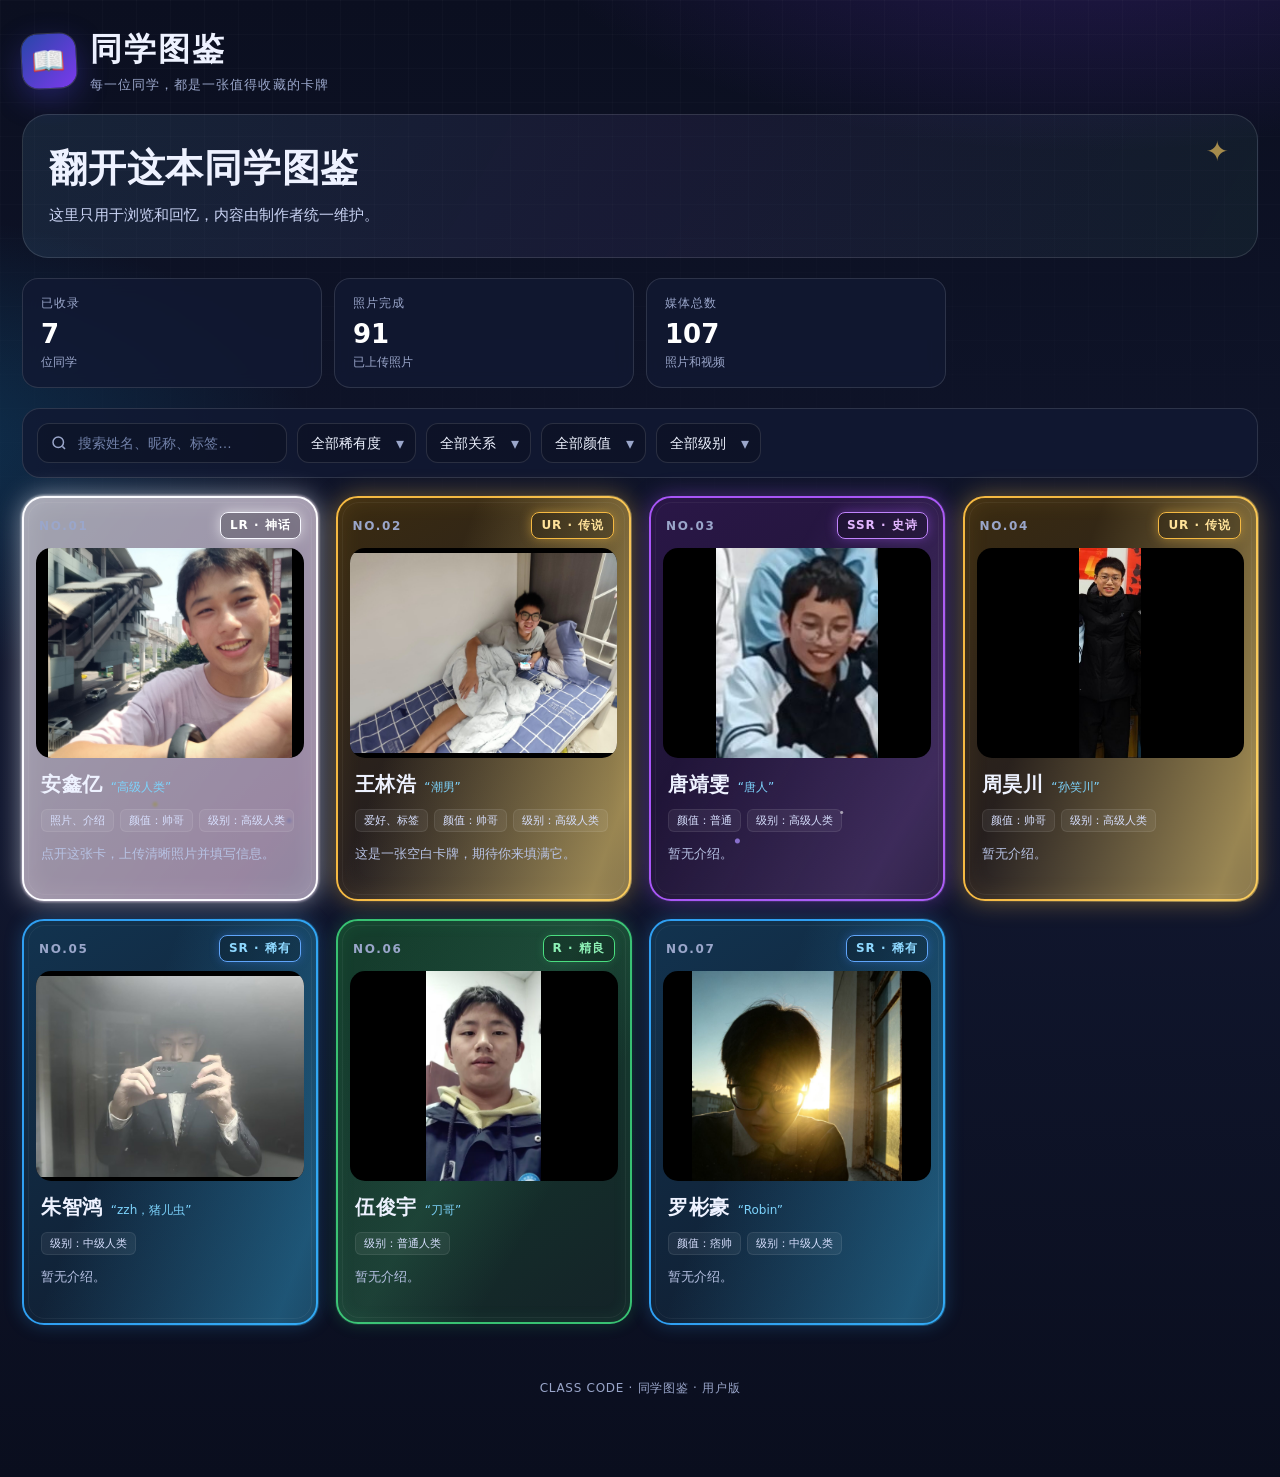
<file: index.html>
<!doctype html><html lang="zh-CN"><head><meta charset="utf-8"><meta name="viewport" content="width=device-width,initial-scale=1"><meta name="robots" content="index,follow"><title>同学图鉴 · 用户版</title><meta name="description" content="同学图鉴：记录青春记忆的公开图鉴"><link rel="stylesheet" href="styles.css"><script>window.__DATA__={"version": 3, "settings": {"title": "同学图鉴", "subtitle": "每一位同学，都是一张值得收藏的卡牌", "heroTitle": "翻开这本同学图鉴", "heroDesc": "每一位同学，都是一张值得收藏的卡牌。点击卡牌查看详细档案，点击照片可以放大。", "footer": "CLASS CODE · 同学图鉴 · 记录我们的青春故事", "labels": {"statCollected": "已收录", "statPhoto": "照片完成", "statProgress": "平均进度", "statDone": "已完成卡牌", "search": "搜索姓名、昵称、标签…", "add": "添加同学", "bulk": "批量建卡", "exportFinal": "导出成品", "relation": "关系", "status": "状态", "photo": "同学照片", "tags": "标签", "bio": "一句话介绍", "remark": "备注 / 悄悄话", "progress": "资料进度"}}, "relations": ["同班同学", "同桌", "宿舍同学", "社团伙伴", "朋友", "其他"], "statuses": ["待完善", "编辑中", "已完成", "可公开", "保密"], "customFields": [{"id": "field-relation", "name": "关系", "kind": "custom", "options": ["朋友", "普通同学"]}, {"id": "cf-look", "name": "颜值", "kind": "custom", "options": ["帅哥", "普通", "痞帅"]}, {"id": "cf-advanced", "name": "级别", "kind": "custom", "options": ["高级人类", "中级人类", "普通人类", "低级人类", "中人类"]}], "classmates": [{"id": "demo-01", "name": "安鑫亿", "nickname": "高级人类", "relation": "", "status": "", "rarity": "LR", "tags": "照片、介绍", "bio": "点开这张卡，上传清晰照片并填写信息。", "remark": "这张卡只是示例，可以编辑或删除。", "photos": [{"id": "268cfdb3-c8e5-49cd-981b-b2cc77ce56e7", "name": "1787584304128.jpg", "type": "image/jpeg", "size": 135025, "dataUrl": "", "cover": false, "kind": "photo", "trimStart": 0, "trimEnd": 0, "duration": 0, "url": "media/0001_1787584304128.jpg"}, {"id": "8bdc0041-bdd1-4fcc-bd37-8ddd197e56db", "name": "1787583331534.jpg", "type": "image/jpeg", "size": 181572, "dataUrl": "", "cover": false, "kind": "photo", "trimStart": 0, "trimEnd": 0, "duration": 0, "url": "media/0038_1787583331534.jpg"}, {"id": "5e244ccc-56ba-4e71-8e98-54b8e9b4c578", "name": "1787583331560.jpg", "type": "image/jpeg", "size": 115313, "dataUrl": "", "cover": false, "kind": "photo", "trimStart": 0, "trimEnd": 0, "duration": 0, "url": "media/0025_1787583331560.jpg"}, {"id": "402c61d8-52a3-4543-a82b-bfaa5c4401d6", "name": "1787585248522.jpg", "type": "image/jpeg", "size": 7034, "dataUrl": "", "cover": false, "kind": "photo", "trimStart": 0, "trimEnd": 0, "duration": 0, "url": "media/0002_1787585248522.jpg"}, {"id": "f3edd582-9013-460a-a4e2-cd6ab7b65109", "name": "1787584177985.jpg", "type": "image/jpeg", "size": 130692, "dataUrl": "", "cover": false, "kind": "photo", "trimStart": 0, "trimEnd": 0, "duration": 0, "url": "media/0026_1787584177985.jpg"}, {"id": "03d878ac-a344-4755-ba8e-eab3fc9e663f", "name": "1787584304334.jpg", "type": "image/jpeg", "size": 33307, "dataUrl": "", "cover": false, "kind": "photo", "trimStart": 0, "trimEnd": 0, "duration": 0, "url": "media/0027_1787584304334.jpg"}, {"id": "a11835a3-bb32-492f-8251-8b8e9ff70ac7", "name": "1787584304354.jpg", "type": "image/jpeg", "size": 112622, "dataUrl": "", "cover": false, "kind": "photo", "trimStart": 0, "trimEnd": 0, "duration": 0, "url": "media/0028_1787584304354.jpg"}, {"id": "7d70e8b6-6080-47eb-a4b8-876301f3ef83", "name": "1787584304363.jpg", "type": "image/jpeg", "size": 148379, "dataUrl": "", "cover": false, "kind": "photo", "trimStart": 0, "trimEnd": 0, "duration": 0, "url": "media/0029_1787584304363.jpg"}, {"id": "9fd2d22f-7845-4db7-a3f9-43315a00bc4b", "name": "1787584304373.jpg", "type": "image/jpeg", "size": 133376, "dataUrl": "", "cover": false, "kind": "photo", "trimStart": 0, "trimEnd": 0, "duration": 0, "url": "media/0030_1787584304373.jpg"}, {"id": "88574451-6502-4e7d-9680-13ccd54563a5", "name": "1787584304128.jpg", "type": "image/jpeg", "size": 151025, "dataUrl": "", "cover": false, "kind": "photo", "trimStart": 0, "trimEnd": 0, "duration": 0, "url": "media/0031_1787584304128.jpg"}, {"id": "030381c2-9938-4899-921d-5eaf4af4fb49", "name": "1787584304172.jpg", "type": "image/jpeg", "size": 161924, "dataUrl": "", "cover": true, "kind": "photo", "trimStart": 0, "trimEnd": 0, "duration": 0, "url": "media/0032_1787584304172.jpg"}, {"id": "e595117d-89a1-4acf-afa4-c3cf09cd3939", "name": "1787584304184.jpg", "type": "image/jpeg", "size": 216853, "dataUrl": "", "cover": false, "kind": "photo", "trimStart": 0, "trimEnd": 0, "duration": 0, "url": "media/0033_1787584304184.jpg"}, {"id": "758c4de1-b100-469c-a0fc-6c2c5ec0068d", "name": "VID_20260811_112903.mp4", "type": "video/mp4", "size": 1150174, "dataUrl": "", "cover": false, "kind": "video", "trimStart": 0, "trimEnd": 18.517333, "duration": 18.517333, "url": "media/0034_VID_20260811_112903.mp4"}, {"id": "bed94a7f-889f-46fd-93ad-6ec55bd7419b", "name": "VID_20260811_112938.mp4", "type": "video/mp4", "size": 2767125, "dataUrl": "", "cover": false, "kind": "video", "trimStart": 0, "trimEnd": 10.8891, "duration": 10.8891, "url": "media/0035_VID_20260811_112938.mp4"}, {"id": "49034270-f44f-4b64-96a3-6aca5b80532f", "name": "VID_20260811_110457.mp4", "type": "video/mp4", "size": 1283868, "dataUrl": "", "cover": false, "kind": "video", "trimStart": 0, "trimEnd": 5.589333, "duration": 5.589333, "url": "media/0036_VID_20260811_110457.mp4"}, {"id": "52eab634-ff62-4bf5-b5c0-e6c7658075c6", "name": "VID_20260811_104843.mp4", "type": "video/mp4", "size": 852857, "dataUrl": "", "cover": false, "kind": "video", "trimStart": 0, "trimEnd": 8.021333, "duration": 8.021333, "url": "media/0037_VID_20260811_104843.mp4"}, {"id": "3c763c4f-13bb-4937-abfe-19add6b460f7", "name": "1787584304466.jpg", "type": "image/jpeg", "size": 42647, "dataUrl": "", "cover": false, "kind": "photo", "trimStart": 0, "trimEnd": 0, "duration": 0, "url": "media/0039_1787584304466.jpg"}, {"id": "486d96a3-af72-4f42-b72d-ef9e21049afb", "name": "1787584304414.jpg", "type": "image/jpeg", "size": 169729, "dataUrl": "", "cover": false, "kind": "photo", "trimStart": 0, "trimEnd": 0, "duration": 0, "url": "media/0045_1787584304414.jpg"}, {"id": "7a9accce-9911-4494-90d0-723277d99dde", "name": "1787584304031.jpg", "type": "image/jpeg", "size": 28097, "dataUrl": "", "cover": false, "kind": "photo", "trimStart": 0, "trimEnd": 0, "duration": 0, "url": "media/0052_1787584304031.jpg"}], "customValues": {"field-relation": "朋友", "cf-look": "帅哥", "cf-advanced": "高级人类"}, "createdAt": 1787578662721}, {"id": "demo-02", "name": "王林浩", "nickname": "潮男", "relation": "", "status": "", "rarity": "UR", "tags": "爱好、标签", "bio": "这是一张空白卡牌，期待你来填满它。", "remark": "", "photos": [{"id": "0932e63b-3d89-4507-9882-aa766b5b1769", "name": "1787583331722.jpg", "type": "image/jpeg", "size": 123472, "dataUrl": "", "cover": true, "kind": "photo", "trimStart": 0, "trimEnd": 0, "duration": 0, "url": "media/0003_1787583331722.jpg"}, {"id": "29b3d60a-de7d-45af-b246-0c99ea27a33e", "name": "1787583331641.jpg", "type": "image/jpeg", "size": 213094, "dataUrl": "", "cover": false, "kind": "photo", "trimStart": 0, "trimEnd": 0, "duration": 0, "url": "media/0004_1787583331641.jpg"}, {"id": "cce8b6df-15f0-4fbd-bb59-fd259554ff2f", "name": "1787583331691.jpg", "type": "image/jpeg", "size": 231130, "dataUrl": "", "cover": false, "kind": "photo", "trimStart": 0, "trimEnd": 0, "duration": 0, "url": "media/0005_1787583331691.jpg"}, {"id": "c6f4b95b-5f8c-4685-9b1d-bc4cbebd6ece", "name": "1787584177631.jpg", "type": "image/jpeg", "size": 21950, "dataUrl": "", "cover": false, "kind": "photo", "trimStart": 0, "trimEnd": 0, "duration": 0, "url": "media/0006_1787584177631.jpg"}, {"id": "8c95b5d5-3acd-4047-8727-a6334dd9b8db", "name": "1787584177941.jpg", "type": "image/jpeg", "size": 56213, "dataUrl": "", "cover": false, "kind": "photo", "trimStart": 0, "trimEnd": 0, "duration": 0, "url": "media/0007_1787584177941.jpg"}, {"id": "9e84a3aa-6d81-41ee-8bf3-271afae03402", "name": "1787584177833.jpg", "type": "image/jpeg", "size": 186457, "dataUrl": "", "cover": false, "kind": "photo", "trimStart": 0, "trimEnd": 0, "duration": 0, "url": "media/0008_1787584177833.jpg"}, {"id": "0eea00c3-b720-41de-932e-653bbfd2e5f5", "name": "1787584177820.jpg", "type": "image/jpeg", "size": 174745, "dataUrl": "", "cover": false, "kind": "photo", "trimStart": 0, "trimEnd": 0, "duration": 0, "url": "media/0009_1787584177820.jpg"}, {"id": "d0826361-c038-40cd-921c-f3e90dfaa73d", "name": "1787584177885.jpg", "type": "image/jpeg", "size": 190840, "dataUrl": "", "cover": false, "kind": "photo", "trimStart": 0, "trimEnd": 0, "duration": 0, "url": "media/0010_1787584177885.jpg"}, {"id": "bf19b0d3-f9ab-4999-b9da-696b5e9ff369", "name": "1787584177871.jpg", "type": "image/jpeg", "size": 178065, "dataUrl": "", "cover": false, "kind": "photo", "trimStart": 0, "trimEnd": 0, "duration": 0, "url": "media/0011_1787584177871.jpg"}, {"id": "f063bc22-c2cc-4835-a312-b10d34c6fa29", "name": "1787584177909.jpg", "type": "image/jpeg", "size": 149389, "dataUrl": "", "cover": false, "kind": "photo", "trimStart": 0, "trimEnd": 0, "duration": 0, "url": "media/0012_1787584177909.jpg"}, {"id": "f103a304-6a59-4a69-9109-2b0660d48840", "name": "1787584177969.jpg", "type": "image/jpeg", "size": 210127, "dataUrl": "", "cover": false, "kind": "photo", "trimStart": 0, "trimEnd": 0, "duration": 0, "url": "media/0013_1787584177969.jpg"}, {"id": "ea33ef00-62e5-410d-a74d-c9c6582760c8", "name": "1787584177949.jpg", "type": "image/jpeg", "size": 70923, "dataUrl": "", "cover": false, "kind": "photo", "trimStart": 0, "trimEnd": 0, "duration": 0, "url": "media/0014_1787584177949.jpg"}, {"id": "7a48d9af-ad06-468d-9b7f-473bf7c0419b", "name": "1787584177977.jpg", "type": "image/jpeg", "size": 187709, "dataUrl": "", "cover": false, "kind": "photo", "trimStart": 0, "trimEnd": 0, "duration": 0, "url": "media/0015_1787584177977.jpg"}, {"id": "15298c97-b5a6-4d40-b70a-0dd62d801406", "name": "mmexport1771248166888.mp4", "type": "video/mp4", "size": 767912, "dataUrl": "", "cover": false, "kind": "video", "trimStart": 0, "trimEnd": 5.077646, "duration": 5.077646, "url": "media/0016_mmexport1771248166888.mp4"}, {"id": "e567ba13-217e-4bc2-bfc8-423906e6d333", "name": "1787584304447.jpg", "type": "image/jpeg", "size": 16775, "dataUrl": "", "cover": false, "kind": "photo", "trimStart": 0, "trimEnd": 0, "duration": 0, "url": "media/0017_1787584304447.jpg"}, {"id": "96ae2d49-e41d-4935-9bfa-f46b48711654", "name": "1787584304798.jpg", "type": "image/jpeg", "size": 163367, "dataUrl": "", "cover": false, "kind": "photo", "trimStart": 0, "trimEnd": 0, "duration": 0, "url": "media/0018_1787584304798.jpg"}, {"id": "13035085-a2f1-44c4-918e-b419f103d7d6", "name": "Video_1777707517475_120.mp4", "type": "video/mp4", "size": 2973387, "dataUrl": "", "cover": false, "kind": "video", "trimStart": 0, "trimEnd": 7.870667, "duration": 7.870667, "url": "media/0019_Video_1777707517475_120.mp4"}, {"id": "90127dbc-f07a-4e2e-9a1c-fadfca063cbe", "name": "1787584876814.jpg", "type": "image/jpeg", "size": 8902, "dataUrl": "", "cover": false, "kind": "photo", "trimStart": 0, "trimEnd": 0, "duration": 0, "url": "media/0020_1787584876814.jpg"}, {"id": "5f38b9d5-077e-4d7c-946a-445bdbb4b451", "name": "1787583331534.jpg", "type": "image/jpeg", "size": 181572, "dataUrl": "", "cover": false, "kind": "photo", "trimStart": 0, "trimEnd": 0, "duration": 0, "url": "media/0040_1787583331534.jpg"}, {"id": "9e0a4b9b-fa36-42b2-8eb7-4238bcbdb928", "name": "1787584876827.jpg", "type": "image/jpeg", "size": 19632, "dataUrl": "", "cover": false, "kind": "photo", "trimStart": 0, "trimEnd": 0, "duration": 0, "url": "media/0021_1787584876827.jpg"}, {"id": "4d5fe2fa-6172-4891-931a-59f894e98a9a", "name": "1787584876790.jpg", "type": "image/jpeg", "size": 8099, "dataUrl": "", "cover": false, "kind": "photo", "trimStart": 0, "trimEnd": 0, "duration": 0, "url": "media/0022_1787584876790.jpg"}, {"id": "d535583d-739d-4f01-9ac5-239d33f8f14b", "name": "VID_20260109_214501.mp4", "type": "video/mp4", "size": 366856, "dataUrl": "", "cover": false, "kind": "video", "trimStart": 0, "trimEnd": 1.233333, "duration": 1.233333, "url": "media/0023_VID_20260109_214501.mp4"}, {"id": "4ff18b47-08db-444d-8d50-a112c0b34103", "name": "mmexport1771248107168.mp4", "type": "video/mp4", "size": 2118265, "dataUrl": "", "cover": false, "kind": "video", "trimStart": 0, "trimEnd": 23.833333, "duration": 23.833333, "url": "media/0024_mmexport1771248107168.mp4"}, {"id": "17102463-6113-4713-9df8-de941f5fe28d", "name": "VID_20260110_124653.mp4", "type": "video/mp4", "size": 4596620, "dataUrl": "", "cover": false, "kind": "video", "trimStart": 0, "trimEnd": 20.721756, "duration": 20.721756, "url": "media/0041_VID_20260110_124653.mp4"}, {"id": "4feacf82-0b5a-4594-8843-66fd9dca9322", "name": "Video_1767362407192_426.mp4", "type": "video/mp4", "size": 1588129, "dataUrl": "", "cover": false, "kind": "video", "trimStart": 0, "trimEnd": 5.88, "duration": 5.88, "url": "media/0042_Video_1767362407192_426.mp4"}, {"id": "4efd2d18-8cd6-46fc-9dfe-4963cd806514", "name": "VID_20260110_124749.mp4", "type": "video/mp4", "size": 1057260, "dataUrl": "", "cover": false, "kind": "video", "trimStart": 0, "trimEnd": 7.360989, "duration": 7.360989, "url": "media/0043_VID_20260110_124749.mp4"}, {"id": "1243fcfc-fc14-4ba4-87da-3541bed42ce8", "name": "Video_1767369346835_215.mp4", "type": "video/mp4", "size": 431030, "dataUrl": "", "cover": false, "kind": "video", "trimStart": 0, "trimEnd": 2.12, "duration": 2.12, "url": "media/0044_Video_1767369346835_215.mp4"}, {"id": "667b149b-dea7-446a-a796-8ab7f0f20ad2", "name": "1787590173342.jpg", "type": "image/jpeg", "size": 170561, "dataUrl": "", "cover": false, "kind": "photo", "trimStart": 0, "trimEnd": 0, "duration": 0, "url": "media/0087_1787590173342.jpg"}, {"id": "2442b43b-c447-4aea-aab3-9b803ff98452", "name": "1787590169190.jpg", "type": "image/jpeg", "size": 169603, "dataUrl": "", "cover": false, "kind": "photo", "trimStart": 0, "trimEnd": 0, "duration": 0, "url": "media/0088_1787590169190.jpg"}, {"id": "96fb96c8-f058-4a11-b3a5-8831e6e41544", "name": "1787590162838.jpg", "type": "image/jpeg", "size": 182048, "dataUrl": "", "cover": false, "kind": "photo", "trimStart": 0, "trimEnd": 0, "duration": 0, "url": "media/0089_1787590162838.jpg"}, {"id": "4380291f-ba4d-40a5-b724-be430cce1049", "name": "1787590157912.jpg", "type": "image/jpeg", "size": 118451, "dataUrl": "", "cover": false, "kind": "photo", "trimStart": 0, "trimEnd": 0, "duration": 0, "url": "media/0090_1787590157912.jpg"}, {"id": "ee54429b-2939-49b3-a40c-b8ec51bfe5f9", "name": "1787590152359.jpg", "type": "image/jpeg", "size": 129854, "dataUrl": "", "cover": false, "kind": "photo", "trimStart": 0, "trimEnd": 0, "duration": 0, "url": "media/0091_1787590152359.jpg"}], "customValues": {"field-relation": "朋友", "cf-look": "帅哥", "cf-advanced": "高级人类"}, "createdAt": 1787578662721}, {"id": "452b020f-ccca-42c6-bf7f-03b0cd05f860", "name": "唐靖雯", "nickname": "唐人", "relation": "", "status": "", "rarity": "SSR", "tags": "", "bio": "", "remark": "", "photos": [{"id": "d7267ec4-ca9f-4c60-b26a-5200e81871c7", "name": "1787584876775.jpg", "type": "image/jpeg", "size": 8027, "dataUrl": "", "cover": true, "kind": "photo", "trimStart": 0, "trimEnd": 0, "duration": 0, "url": "media/0056_1787584876775.jpg"}, {"id": "6ac8bb71-0aa8-44c3-afd0-98cfbba926bb", "name": "VID_20260307_102623.mp4", "type": "video/mp4", "size": 2305778, "dataUrl": "", "cover": false, "kind": "video", "trimStart": 0, "trimEnd": 2.944, "duration": 2.944, "url": "media/0057_VID_20260307_102623.mp4"}, {"id": "59173077-3953-4d1f-b40f-f04ed737741c", "name": "1787584304780.jpg", "type": "image/jpeg", "size": 311017, "dataUrl": "", "cover": false, "kind": "photo", "trimStart": 0, "trimEnd": 0, "duration": 0, "url": "media/0058_1787584304780.jpg"}, {"id": "0944c89c-acf5-4ccc-b080-801c9eccc4ae", "name": "1787584304764.jpg", "type": "image/jpeg", "size": 383308, "dataUrl": "", "cover": false, "kind": "photo", "trimStart": 0, "trimEnd": 0, "duration": 0, "url": "media/0059_1787584304764.jpg"}, {"id": "c2d7b67e-d015-4dec-837e-bd222be881e5", "name": "1787584304590.jpg", "type": "image/jpeg", "size": 89824, "dataUrl": "", "cover": false, "kind": "photo", "trimStart": 0, "trimEnd": 0, "duration": 0, "url": "media/0060_1787584304590.jpg"}, {"id": "9c1f58f6-aa9c-469d-b1b4-94a26acce6db", "name": "1787584304631.jpg", "type": "image/jpeg", "size": 226420, "dataUrl": "", "cover": false, "kind": "photo", "trimStart": 0, "trimEnd": 0, "duration": 0, "url": "media/0061_1787584304631.jpg"}, {"id": "2534544d-2741-40a6-a465-a143148b665c", "name": "1787584304650.jpg", "type": "image/jpeg", "size": 158285, "dataUrl": "", "cover": false, "kind": "photo", "trimStart": 0, "trimEnd": 0, "duration": 0, "url": "media/0062_1787584304650.jpg"}, {"id": "b27266d3-5841-44e4-8d94-985a68fe9f94", "name": "1787584304609.jpg", "type": "image/jpeg", "size": 166345, "dataUrl": "", "cover": false, "kind": "photo", "trimStart": 0, "trimEnd": 0, "duration": 0, "url": "media/0063_1787584304609.jpg"}, {"id": "7f7d0938-1dad-4c57-9fc3-dee678e309c5", "name": "1787584304666.jpg", "type": "image/jpeg", "size": 369649, "dataUrl": "", "cover": false, "kind": "photo", "trimStart": 0, "trimEnd": 0, "duration": 0, "url": "media/0064_1787584304666.jpg"}, {"id": "045c47fe-91d9-4eb8-b8f3-dd04d8f500da", "name": "1787584304687.jpg", "type": "image/jpeg", "size": 296235, "dataUrl": "", "cover": false, "kind": "photo", "trimStart": 0, "trimEnd": 0, "duration": 0, "url": "media/0065_1787584304687.jpg"}, {"id": "ab7a4875-9214-424f-a84b-cef1d6dd545f", "name": "1787584304709.jpg", "type": "image/jpeg", "size": 300481, "dataUrl": "", "cover": false, "kind": "photo", "trimStart": 0, "trimEnd": 0, "duration": 0, "url": "media/0066_1787584304709.jpg"}, {"id": "964b4555-c6fd-42b3-b72a-5681f22888eb", "name": "1787584304072.jpg", "type": "image/jpeg", "size": 131393, "dataUrl": "", "cover": false, "kind": "photo", "trimStart": 0, "trimEnd": 0, "duration": 0, "url": "media/0067_1787584304072.jpg"}, {"id": "aae6bfe8-7e8e-4b6a-a73b-66fa8a05ed6d", "name": "1787584304084.jpg", "type": "image/jpeg", "size": 143647, "dataUrl": "", "cover": false, "kind": "photo", "trimStart": 0, "trimEnd": 0, "duration": 0, "url": "media/0068_1787584304084.jpg"}, {"id": "54a0ade1-391b-4a17-9187-18806df5e3f7", "name": "1787584304116.jpg", "type": "image/jpeg", "size": 166269, "dataUrl": "", "cover": false, "kind": "photo", "trimStart": 0, "trimEnd": 0, "duration": 0, "url": "media/0069_1787584304116.jpg"}, {"id": "c3e6dc25-5c78-4323-ac6c-6b9606d79ed8", "name": "1787584304104.jpg", "type": "image/jpeg", "size": 164877, "dataUrl": "", "cover": false, "kind": "photo", "trimStart": 0, "trimEnd": 0, "duration": 0, "url": "media/0070_1787584304104.jpg"}, {"id": "0bb26777-53de-4f65-87c2-84abbd06694c", "name": "VID_20260203_124427.mp4", "type": "video/mp4", "size": 6062378, "dataUrl": "", "cover": false, "kind": "video", "trimStart": 0, "trimEnd": 8.597333, "duration": 8.597333, "url": "media/0071_VID_20260203_124427.mp4"}, {"id": "cfa8ce3c-bb4f-404d-9b3f-bc0882c85b56", "name": "1787584177772.jpg", "type": "image/jpeg", "size": 258745, "dataUrl": "", "cover": false, "kind": "photo", "trimStart": 0, "trimEnd": 0, "duration": 0, "url": "media/0072_1787584177772.jpg"}, {"id": "bb09bb19-9e9d-4cb5-9d73-572d3800e7b5", "name": "1787584177749.jpg", "type": "image/jpeg", "size": 256223, "dataUrl": "", "cover": false, "kind": "photo", "trimStart": 0, "trimEnd": 0, "duration": 0, "url": "media/0073_1787584177749.jpg"}, {"id": "8c48c83a-879f-4bcf-9fbe-ff33650c7cbc", "name": "1787584177790.jpg", "type": "image/jpeg", "size": 311375, "dataUrl": "", "cover": false, "kind": "photo", "trimStart": 0, "trimEnd": 0, "duration": 0, "url": "media/0074_1787584177790.jpg"}, {"id": "25ada783-5232-4cc9-9b3d-0029779b4b22", "name": "1787584177802.jpg", "type": "image/jpeg", "size": 394219, "dataUrl": "", "cover": false, "kind": "photo", "trimStart": 0, "trimEnd": 0, "duration": 0, "url": "media/0075_1787584177802.jpg"}, {"id": "de2c79b9-aa76-4b09-9e20-69e61386688e", "name": "1787584177714.jpg", "type": "image/jpeg", "size": 387087, "dataUrl": "", "cover": false, "kind": "photo", "trimStart": 0, "trimEnd": 0, "duration": 0, "url": "media/0076_1787584177714.jpg"}, {"id": "25007de9-6954-43b1-8ce1-f028c17d5226", "name": "1787584177782.jpg", "type": "image/jpeg", "size": 302195, "dataUrl": "", "cover": false, "kind": "photo", "trimStart": 0, "trimEnd": 0, "duration": 0, "url": "media/0077_1787584177782.jpg"}, {"id": "b13be30e-8826-4035-b800-8195b392ef66", "name": "1787584177694.jpg", "type": "image/jpeg", "size": 424282, "dataUrl": "", "cover": false, "kind": "photo", "trimStart": 0, "trimEnd": 0, "duration": 0, "url": "media/0078_1787584177694.jpg"}, {"id": "a61ca43c-a69e-4b67-a6b8-4094357fce13", "name": "1787584177703.jpg", "type": "image/jpeg", "size": 322392, "dataUrl": "", "cover": false, "kind": "photo", "trimStart": 0, "trimEnd": 0, "duration": 0, "url": "media/0079_1787584177703.jpg"}, {"id": "1f7ac127-2d93-47f8-8151-c0fd3fca508b", "name": "1787583331849.jpg", "type": "image/jpeg", "size": 264115, "dataUrl": "", "cover": false, "kind": "photo", "trimStart": 0, "trimEnd": 0, "duration": 0, "url": "media/0080_1787583331849.jpg"}], "customValues": {"field-relation": "朋友", "cf-look": "普通", "cf-advanced": "高级人类"}, "createdAt": 1787578941505}, {"id": "1098dd10-1c4a-4f1e-b68c-0a2f08119c58", "name": "周昊川", "nickname": "孙笑川", "relation": "", "status": "", "rarity": "UR", "tags": "", "bio": "", "remark": "", "photos": [{"id": "cb9eb5af-714d-4146-b260-c919125e9594", "name": "1787583331534.jpg", "type": "image/jpeg", "size": 15225, "dataUrl": "", "cover": true, "kind": "photo", "trimStart": 0, "trimEnd": 0, "duration": 0, "url": "media/0046_1787583331534.jpg"}, {"id": "cf7a234c-1ec0-4c4c-bfb6-553a12b71fe4", "name": "1787583331534.jpg", "type": "image/jpeg", "size": 181572, "dataUrl": "", "cover": false, "kind": "photo", "trimStart": 0, "trimEnd": 0, "duration": 0, "url": "media/0047_1787583331534.jpg"}, {"id": "6e2ad3ba-7103-4e0a-8615-dcb1b2b84e39", "name": "1787583331666.jpg", "type": "image/jpeg", "size": 210697, "dataUrl": "", "cover": false, "kind": "photo", "trimStart": 0, "trimEnd": 0, "duration": 0, "url": "media/0048_1787583331666.jpg"}, {"id": "88fa86a5-d33f-40ce-9bba-3f7687cd0dbc", "name": "1787584177612.jpg", "type": "image/jpeg", "size": 361408, "dataUrl": "", "cover": false, "kind": "photo", "trimStart": 0, "trimEnd": 0, "duration": 0, "url": "media/0049_1787584177612.jpg"}, {"id": "af6aa4a9-7020-48af-8fdb-94d71bf0f499", "name": "1787584304199.jpg", "type": "image/jpeg", "size": 334658, "dataUrl": "", "cover": false, "kind": "photo", "trimStart": 0, "trimEnd": 0, "duration": 0, "url": "media/0050_1787584304199.jpg"}, {"id": "72b107ff-57ad-41e2-bbd5-cebe33c94eed", "name": "1787584304049.jpg", "type": "image/jpeg", "size": 42162, "dataUrl": "", "cover": false, "kind": "photo", "trimStart": 0, "trimEnd": 0, "duration": 0, "url": "media/0051_1787584304049.jpg"}], "customValues": {"field-relation": "朋友", "cf-look": "帅哥", "cf-advanced": "高级人类"}, "createdAt": 1787581006522}, {"id": "011c6bff-52d4-427e-871a-53c10755ecdb", "name": "朱智鸿", "nickname": "zzh，猪儿虫", "relation": "", "status": "", "rarity": "SR", "tags": "", "bio": "", "remark": "", "photos": [{"id": "ef5792c9-74ec-4a75-953d-bb8ca92282d4", "name": "1787583331591.jpg", "type": "image/jpeg", "size": 64028, "dataUrl": "", "cover": true, "kind": "photo", "trimStart": 0, "trimEnd": 0, "duration": 0, "url": "media/0081_1787583331591.jpg"}, {"id": "12a35bd2-6dcd-4b2c-b8d0-944214f8c7d3", "name": "1787583331616.jpg", "type": "image/jpeg", "size": 82194, "dataUrl": "", "cover": false, "kind": "photo", "trimStart": 0, "trimEnd": 0, "duration": 0, "url": "media/0082_1787583331616.jpg"}, {"id": "5ba23d9e-aca8-4883-8257-8ac17fc1bb21", "name": "mmexport1771248494820.mp4", "type": "video/mp4", "size": 728170, "dataUrl": "", "cover": false, "kind": "video", "trimStart": 0, "trimEnd": 4.138938, "duration": 4.138938, "url": "media/0083_mmexport1771248494820.mp4"}, {"id": "01e4683e-61e7-432b-bda0-91a7d004f7c4", "name": "1787584876804.jpg", "type": "image/jpeg", "size": 14960, "dataUrl": "", "cover": false, "kind": "photo", "trimStart": 0, "trimEnd": 0, "duration": 0, "url": "media/0084_1787584876804.jpg"}, {"id": "bcfc6403-b5c7-46d9-8360-52efcfca83f1", "name": "1787590157912.jpg", "type": "image/jpeg", "size": 69561, "dataUrl": "", "cover": false, "kind": "photo", "trimStart": 0, "trimEnd": 0, "duration": 0, "url": "media/0097_1787590157912.jpg"}, {"id": "c7502a93-ca86-43ed-944b-6fcdc83beb48", "name": "1787590152359.jpg", "type": "image/jpeg", "size": 70057, "dataUrl": "", "cover": false, "kind": "photo", "trimStart": 0, "trimEnd": 0, "duration": 0, "url": "media/0098_1787590152359.jpg"}, {"id": "b5a1b46c-a45f-4809-8295-000d385946c4", "name": "2f708f1ce994da480acbc9145889a790.jpg", "type": "image/jpeg", "size": 10264, "dataUrl": "", "cover": false, "kind": "photo", "trimStart": 0, "trimEnd": 0, "duration": 0, "url": "media/0099_2f708f1ce994da480acbc9145889a790.jpg"}], "customValues": {"field-relation": "普通同学", "cf-look": "", "cf-advanced": "中级人类"}, "createdAt": 1787581006522}, {"id": "48c18263-e5d9-4a7d-b4e5-466ee20b6a5a", "name": "伍俊宇", "nickname": "刀哥", "relation": "", "status": "", "rarity": "R", "tags": "", "bio": "", "remark": "", "photos": [{"id": "8f0307d4-fd9d-4a70-a4e3-3e45d8c467e3", "name": "2f708f1ce994da480acbc9145889a790.jpg", "type": "image/jpeg", "size": 52150, "dataUrl": "", "cover": true, "kind": "photo", "trimStart": 0, "trimEnd": 0, "duration": 0, "url": "media/0096_2f708f1ce994da480acbc9145889a790.jpg"}, {"id": "3bf3eee6-4b51-4f51-a3fb-f54ae4e3ee79", "name": "2f708f1ce994da480acbc9145889a790.jpg", "type": "image/jpeg", "size": 131569, "dataUrl": "", "cover": false, "kind": "photo", "trimStart": 0, "trimEnd": 0, "duration": 0, "url": "media/0092_2f708f1ce994da480acbc9145889a790.jpg"}, {"id": "94f6b29d-8bf8-40b8-9473-6e44eabdc705", "name": "1787583331812.jpg", "type": "image/jpeg", "size": 123848, "dataUrl": "", "cover": false, "kind": "photo", "trimStart": 0, "trimEnd": 0, "duration": 0, "url": "media/0085_1787583331812.jpg"}, {"id": "858f1e2f-d4f9-45c3-b35f-cd81212ed2be", "name": "mmexport1771260329396.mp4", "type": "video/mp4", "size": 5313522, "dataUrl": "", "cover": false, "kind": "video", "trimStart": 0, "trimEnd": 15.595479, "duration": 15.595479, "url": "media/0086_mmexport1771260329396.mp4"}, {"id": "c2d1b643-4ec5-443b-a0dd-ec1596c24052", "name": "04b79ea3497e82b53f92340a7ed06762.jpg", "type": "image/jpeg", "size": 105418, "dataUrl": "", "cover": false, "kind": "photo", "trimStart": 0, "trimEnd": 0, "duration": 0, "url": "media/0093_04b79ea3497e82b53f92340a7ed06762.jpg"}, {"id": "794e844f-7e5e-494b-9eb8-bae5fd8933ab", "name": "QQ图片20240321212848.png", "type": "image/jpeg", "size": 3963, "dataUrl": "", "cover": false, "kind": "photo", "trimStart": 0, "trimEnd": 0, "duration": 0, "url": "media/0094_QQ.jpg"}, {"id": "d46a8371-b2f7-4d04-9013-7acc1041f2cf", "name": "3bd4fc85fa7e6f0629553b4b590ce486.jpg", "type": "image/jpeg", "size": 95548, "dataUrl": "", "cover": false, "kind": "photo", "trimStart": 0, "trimEnd": 0, "duration": 0, "url": "media/0095_3bd4fc85fa7e6f0629553b4b590ce486.jpg"}], "customValues": {"field-relation": "普通同学", "cf-look": "", "cf-advanced": "普通人类"}, "createdAt": 1787581006522}, {"id": "376cfff5-6ff8-4e97-9149-dd331c8dd98a", "name": "罗彬豪", "nickname": "Robin", "relation": "", "status": "", "rarity": "SR", "tags": "", "bio": "", "remark": "", "photos": [{"id": "abcf41f2-bcf3-45ac-9954-607921d0773e", "name": "1787584304538.jpg", "type": "image/jpeg", "size": 85572, "dataUrl": "", "cover": true, "kind": "photo", "trimStart": 0, "trimEnd": 0, "duration": 0, "url": "media/0053_1787584304538.jpg"}, {"id": "a361a0d8-7397-4275-8254-7ed8cb2fc0e7", "name": "1787583331951.jpg", "type": "image/jpeg", "size": 123594, "dataUrl": "", "cover": false, "kind": "photo", "trimStart": 0, "trimEnd": 0, "duration": 0, "url": "media/0054_1787583331951.jpg"}, {"id": "83f639e6-b6ad-4e91-8752-64538769f2b5", "name": "1787584177684.jpg", "type": "image/jpeg", "size": 140947, "dataUrl": "", "cover": false, "kind": "photo", "trimStart": 0, "trimEnd": 0, "duration": 0, "url": "media/0055_1787584177684.jpg"}, {"id": "e63d773e-a86e-4df0-92a9-977cd53aaae3", "name": "2f708f1ce994da480acbc9145889a790.jpg", "type": "image/jpeg", "size": 131569, "dataUrl": "", "cover": false, "kind": "photo", "trimStart": 0, "trimEnd": 0, "duration": 0, "url": "media/0100_2f708f1ce994da480acbc9145889a790.jpg"}, {"id": "2cb901b6-9e5e-4e32-98fe-e4e6e575f131", "name": "e4f22b6cbb3283be3f6b1310aadec124.jpg", "type": "image/jpeg", "size": 107691, "dataUrl": "", "cover": false, "kind": "photo", "trimStart": 0, "trimEnd": 0, "duration": 0, "url": "media/0101_e4f22b6cbb3283be3f6b1310aadec124.jpg"}, {"id": "02bf236e-df8f-42de-b2f5-e85c8cbe85f6", "name": "3bd4fc85fa7e6f0629553b4b590ce486.jpg", "type": "image/jpeg", "size": 95548, "dataUrl": "", "cover": false, "kind": "photo", "trimStart": 0, "trimEnd": 0, "duration": 0, "url": "media/0102_3bd4fc85fa7e6f0629553b4b590ce486.jpg"}, {"id": "5f867dca-ee21-49c1-8053-faffbbee453c", "name": "1787590173342.jpg", "type": "image/jpeg", "size": 170561, "dataUrl": "", "cover": false, "kind": "photo", "trimStart": 0, "trimEnd": 0, "duration": 0, "url": "media/0103_1787590173342.jpg"}, {"id": "a6a5879f-8133-4c03-8b78-a2373d6d7dcc", "name": "1787590169190.jpg", "type": "image/jpeg", "size": 169603, "dataUrl": "", "cover": false, "kind": "photo", "trimStart": 0, "trimEnd": 0, "duration": 0, "url": "media/0104_1787590169190.jpg"}, {"id": "8ff5945f-b3a5-466b-b807-17e8259f5b24", "name": "1787590162838.jpg", "type": "image/jpeg", "size": 182048, "dataUrl": "", "cover": false, "kind": "photo", "trimStart": 0, "trimEnd": 0, "duration": 0, "url": "media/0105_1787590162838.jpg"}, {"id": "4eee4368-2736-4cb1-b3dd-2a5f34c347d5", "name": "1787590157912.jpg", "type": "image/jpeg", "size": 118451, "dataUrl": "", "cover": false, "kind": "photo", "trimStart": 0, "trimEnd": 0, "duration": 0, "url": "media/0106_1787590157912.jpg"}, {"id": "6aea6a9a-f72d-4ee0-bd98-8dcaca1333a3", "name": "1787590152359.jpg", "type": "image/jpeg", "size": 129854, "dataUrl": "", "cover": false, "kind": "photo", "trimStart": 0, "trimEnd": 0, "duration": 0, "url": "media/0107_1787590152359.jpg"}], "customValues": {"field-relation": "普通同学", "cf-look": "痞帅", "cf-advanced": "中级人类"}, "createdAt": 1787589190728}]};</script><script src="app.js" defer></script></head><body class="readonly"><div class="app"><header class="topbar"><div class="brand"><div class="brand-icon">📖</div><div><h1>同学图鉴</h1><p>每一位同学，都是一张值得收藏的卡牌</p></div></div><div class="actions"><button class="btn ghost print-only" onclick="window.print()">🖨️ 打印 / PDF</button></div></header><section class="hero"><h2>翻开这本同学图鉴</h2><p>这里只用于浏览和回忆，内容由制作者统一维护。</p></section><section class="stats"><div class="stat"><div class="label">已收录</div><div class="value">7</div><div class="sub">位同学</div></div><div class="stat"><div class="label">照片完成</div><div class="value">91</div><div class="sub">已上传照片</div></div><div class="stat"><div class="label">媒体总数</div><div class="value">107</div><div class="sub">照片和视频</div></div></section><div class="toolbar"><label class="search"><svg viewBox="0 0 24 24" fill="none" stroke="currentColor" stroke-width="2"><circle cx="11" cy="11" r="7"/><path d="m20 20-3.5-3.5"/></svg><input id="searchInput" type="search" placeholder="搜索姓名、昵称、标签…"></label><label class="filter"><select id="rarityFilter"><option value="all">全部稀有度</option><option value="N">N · 普通</option><option value="R">R · 精良</option><option value="SR">SR · 稀有</option><option value="SSR">SSR · 史诗</option><option value="UR">UR · 传说</option><option value="LR">LR · 神话</option></select></label><label class="filter"><select id="cfFilter-0"><option value="all">全部关系</option><option value="朋友">朋友</option><option value="普通同学">普通同学</option></select></label><label class="filter"><select id="cfFilter-1"><option value="all">全部颜值</option><option value="帅哥">帅哥</option><option value="普通">普通</option><option value="痞帅">痞帅</option></select></label><label class="filter"><select id="cfFilter-2"><option value="all">全部级别</option><option value="高级人类">高级人类</option><option value="中级人类">中级人类</option><option value="普通人类">普通人类</option><option value="低级人类">低级人类</option><option value="中人类">中人类</option></select></label></div><section class="grid" id="cardGrid"><article class="ency-card" data-id="demo-01" data-rarity="LR"><div class="rarity-fx"></div><div class="card-top"><span class="card-no">NO.01</span><span class="rarity-badge">LR · 神话</span></div><div class="avatar-wrap"><img src="media/0032_1787584304172.jpg" alt="安鑫亿"></div><div class="card-body"><div class="card-title"><h3>安鑫亿</h3><span class="nickname">“高级人类”</span></div><div class="tags"><span class="tag">照片、介绍</span><span class="tag">颜值：帅哥</span><span class="tag">级别：高级人类</span></div><p class="bio">点开这张卡，上传清晰照片并填写信息。</p><div class="card-hint">点击查看详细档案 · 点击照片可放大</div></div></article><article class="ency-card" data-id="demo-02" data-rarity="UR"><div class="rarity-fx"></div><div class="card-top"><span class="card-no">NO.02</span><span class="rarity-badge">UR · 传说</span></div><div class="avatar-wrap"><img src="media/0003_1787583331722.jpg" alt="王林浩"></div><div class="card-body"><div class="card-title"><h3>王林浩</h3><span class="nickname">“潮男”</span></div><div class="tags"><span class="tag">爱好、标签</span><span class="tag">颜值：帅哥</span><span class="tag">级别：高级人类</span></div><p class="bio">这是一张空白卡牌，期待你来填满它。</p><div class="card-hint">点击查看详细档案 · 点击照片可放大</div></div></article><article class="ency-card" data-id="452b020f-ccca-42c6-bf7f-03b0cd05f860" data-rarity="SSR"><div class="rarity-fx"></div><div class="card-top"><span class="card-no">NO.03</span><span class="rarity-badge">SSR · 史诗</span></div><div class="avatar-wrap"><img src="media/0056_1787584876775.jpg" alt="唐靖雯"></div><div class="card-body"><div class="card-title"><h3>唐靖雯</h3><span class="nickname">“唐人”</span></div><div class="tags"><span class="tag">颜值：普通</span><span class="tag">级别：高级人类</span></div><p class="bio">暂无介绍。</p><div class="card-hint">点击查看详细档案 · 点击照片可放大</div></div></article><article class="ency-card" data-id="1098dd10-1c4a-4f1e-b68c-0a2f08119c58" data-rarity="UR"><div class="rarity-fx"></div><div class="card-top"><span class="card-no">NO.04</span><span class="rarity-badge">UR · 传说</span></div><div class="avatar-wrap"><img src="media/0046_1787583331534.jpg" alt="周昊川"></div><div class="card-body"><div class="card-title"><h3>周昊川</h3><span class="nickname">“孙笑川”</span></div><div class="tags"><span class="tag">颜值：帅哥</span><span class="tag">级别：高级人类</span></div><p class="bio">暂无介绍。</p><div class="card-hint">点击查看详细档案 · 点击照片可放大</div></div></article><article class="ency-card" data-id="011c6bff-52d4-427e-871a-53c10755ecdb" data-rarity="SR"><div class="rarity-fx"></div><div class="card-top"><span class="card-no">NO.05</span><span class="rarity-badge">SR · 稀有</span></div><div class="avatar-wrap"><img src="media/0081_1787583331591.jpg" alt="朱智鸿"></div><div class="card-body"><div class="card-title"><h3>朱智鸿</h3><span class="nickname">“zzh，猪儿虫”</span></div><div class="tags"><span class="tag">级别：中级人类</span></div><p class="bio">暂无介绍。</p><div class="card-hint">点击查看详细档案 · 点击照片可放大</div></div></article><article class="ency-card" data-id="48c18263-e5d9-4a7d-b4e5-466ee20b6a5a" data-rarity="R"><div class="rarity-fx"></div><div class="card-top"><span class="card-no">NO.06</span><span class="rarity-badge">R · 精良</span></div><div class="avatar-wrap"><img src="media/0096_2f708f1ce994da480acbc9145889a790.jpg" alt="伍俊宇"></div><div class="card-body"><div class="card-title"><h3>伍俊宇</h3><span class="nickname">“刀哥”</span></div><div class="tags"><span class="tag">级别：普通人类</span></div><p class="bio">暂无介绍。</p><div class="card-hint">点击查看详细档案 · 点击照片可放大</div></div></article><article class="ency-card" data-id="376cfff5-6ff8-4e97-9149-dd331c8dd98a" data-rarity="SR"><div class="rarity-fx"></div><div class="card-top"><span class="card-no">NO.07</span><span class="rarity-badge">SR · 稀有</span></div><div class="avatar-wrap"><img src="media/0053_1787584304538.jpg" alt="罗彬豪"></div><div class="card-body"><div class="card-title"><h3>罗彬豪</h3><span class="nickname">“Robin”</span></div><div class="tags"><span class="tag">颜值：痞帅</span><span class="tag">级别：中级人类</span></div><p class="bio">暂无介绍。</p><div class="card-hint">点击查看详细档案 · 点击照片可放大</div></div></article></section><footer class="footer">CLASS CODE · 同学图鉴 · 用户版</footer></div><div class="modal-backdrop" id="detailBackdrop"><div class="modal"><div style="display:flex;justify-content:space-between;align-items:center;margin-bottom:8px"><h3 id="detailTitle" style="margin:0">详细档案</h3><button class="btn ghost" id="closeDetailBtn">关闭</button></div><div id="detailContent"></div></div></div><div class="lightbox" id="lightbox"><button class="lb-btn lb-close" id="lbClose">×</button><button class="lb-btn prev" id="lbPrev">‹</button><button class="lb-btn next" id="lbNext">›</button><img id="lightboxImg" alt="照片放大"><video id="lightboxVideo" controls muted playsinline style="display:none"></video><div class="lb-caption" id="lbCaption"></div></div></body></html>
</file>
<file: styles.css>
:root{--bg:#0b1020;--panel:rgba(18,25,50,.82);--line:rgba(255,255,255,.12);--text:#eef2ff;--muted:#9aa6ca;--accent:#7dd3fc;--accent2:#a78bfa;--gold:#f6c85f;--danger:#fb7185;--card:#141a36;--radius:18px}
*{box-sizing:border-box}html{scroll-behavior:smooth}
body{margin:0;min-height:100vh;color:var(--text);font-family:"Microsoft YaHei","PingFang SC","Noto Sans SC",system-ui,-apple-system,sans-serif;background:radial-gradient(1000px 500px at 85% -10%,rgba(124,58,237,.28),transparent 60%),radial-gradient(800px 420px at -10% 30%,rgba(14,165,233,.22),transparent 55%),linear-gradient(180deg,#0b0f20 0%,#11172f 55%,#0a0e1e 100%);overflow-x:hidden}
body::before{content:"";position:fixed;inset:0;pointer-events:none;background-image:linear-gradient(rgba(255,255,255,.025) 1px,transparent 1px),linear-gradient(90deg,rgba(255,255,255,.025) 1px,transparent 1px);background-size:34px 34px;mask-image:linear-gradient(to bottom,rgba(0,0,0,.9),transparent 75%);-webkit-mask-image:linear-gradient(to bottom,rgba(0,0,0,.9),transparent 75%)}
.app{position:relative;z-index:1;max-width:1500px;margin:0 auto;padding:28px 22px 80px}
.topbar{display:flex;align-items:center;justify-content:space-between;gap:16px;flex-wrap:wrap;margin-bottom:20px}
.brand{display:flex;align-items:center;gap:14px;cursor:pointer;border:0;background:transparent;color:inherit;padding:0;text-align:left}.brand-icon{width:54px;height:54px;flex:0 0 auto;display:grid;place-items:center;font-size:27px;border-radius:16px;color:#fff;background:linear-gradient(135deg,#2846a8,#7c3aed);box-shadow:0 0 0 1px rgba(255,255,255,.16),0 10px 30px rgba(80,70,220,.35);transform:rotate(-3deg)}
.brand h1{margin:0;font-size:clamp(22px,3vw,32px);letter-spacing:.06em;font-weight:900}.brand p{margin:4px 0 0;color:var(--muted);font-size:13px;letter-spacing:.08em}
.actions{display:flex;gap:10px;flex-wrap:wrap;align-items:center}.btn{appearance:none;border:1px solid rgba(255,255,255,.14);border-radius:12px;cursor:pointer;padding:10px 14px;font-size:14px;font-weight:700;color:var(--text);background:rgba(255,255,255,.07);transition:.18s ease;display:inline-flex;align-items:center;gap:7px;line-height:1}
.btn:hover{transform:translateY(-1px);border-color:rgba(125,211,252,.65);background:rgba(125,211,252,.12)}.btn:active{transform:translateY(0)}.btn.primary{background:linear-gradient(135deg,#0ea5e9,#7c3aed);border-color:transparent;box-shadow:0 8px 22px rgba(91,105,242,.28)}.btn.primary:hover{filter:brightness(1.1)}.btn.ghost{background:transparent}.btn.danger{color:#ffd7dd}
.hero{border:1px solid var(--line);border-radius:26px;padding:28px 26px;margin-bottom:20px;background:linear-gradient(120deg,rgba(125,211,252,.10),rgba(167,139,250,.08) 50%,rgba(110,231,183,.06));position:relative;overflow:hidden}.hero::after{content:"✦";position:absolute;right:28px;top:20px;font-size:28px;color:var(--gold);opacity:.65}
.hero h2{margin:0 0 8px;font-size:clamp(23px,4vw,38px);font-weight:900;letter-spacing:.02em}.hero p{margin:0;max-width:760px;color:#cbd5f5;line-height:1.8;font-size:15px}
.stats{display:grid;grid-template-columns:repeat(4,minmax(0,1fr));gap:12px;margin:0 0 20px}.stat{border:1px solid var(--line);border-radius:16px;padding:16px 18px;background:var(--panel);backdrop-filter:blur(8px)}.stat .label{font-size:12px;color:var(--muted);letter-spacing:.08em}.stat .value{margin-top:7px;font-size:26px;font-weight:900;color:#fff}.stat .sub{margin-top:5px;font-size:12px;color:var(--muted)}
.toolbar{display:flex;gap:10px;align-items:center;flex-wrap:nowrap;overflow-x:auto;scrollbar-width:thin;margin:0 0 18px;padding:14px;border:1px solid var(--line);border-radius:18px;background:var(--panel)}.search{flex:0 0 250px;position:relative;display:flex;align-items:center}.search svg{position:absolute;left:13px;width:18px;height:18px;color:var(--muted);pointer-events:none}.search input{width:100%;border:1px solid rgba(255,255,255,.12);outline:none;border-radius:12px;background:rgba(0,0,0,.18);color:var(--text);padding:11px 13px 11px 40px;font-size:14px}.search input::placeholder{color:#7180a8}
.filter{position:relative}.filter select,.filter input[type=text]{appearance:none;border:1px solid rgba(255,255,255,.12);border-radius:12px;padding:11px 34px 11px 13px;color:var(--text);background:rgba(0,0,0,.18);font-size:14px;cursor:pointer;outline:none}.filter::after{content:"▾";position:absolute;right:12px;top:50%;transform:translateY(-50%);color:var(--muted);pointer-events:none}.filter select option{background:#131936;color:#fff}.custom-filters{display:flex;gap:8px;align-items:center;flex:0 0 auto;min-width:100px}.custom-filters .filter-tag{font-size:12px;color:var(--muted);align-self:center;margin-left:4px;white-space:nowrap}.field-row{display:grid;grid-template-columns:minmax(120px,0.8fr) minmax(180px,1.4fr) auto auto;gap:8px;align-items:center;padding:10px;border:1px solid rgba(255,255,255,.11);border-radius:12px;background:rgba(255,255,255,.03);margin-bottom:8px}.field-row input{width:100%;border:1px solid rgba(255,255,255,.13);border-radius:9px;background:rgba(0,0,0,.18);color:var(--text);padding:9px 10px;font:inherit;font-size:13px;outline:none}.field-row input:focus{border-color:rgba(125,211,252,.75)}.field-row .kind-label{font-size:11px;color:var(--muted);white-space:nowrap}.field-row .row-controls{display:flex;gap:5px;align-items:center}
.field-row .row-btn{height:30px;padding:0 9px;border-radius:8px;border:1px solid rgba(255,255,255,.12);background:rgba(255,255,255,.06);color:var(--text);cursor:pointer;font-size:12px}.field-row .row-btn:hover{background:rgba(125,211,252,.12)}
.grid{display:grid;grid-template-columns:repeat(auto-fill,minmax(270px,1fr));gap:18px}
.ency-card{position:relative;border-radius:22px;padding:12px;isolation:isolate;overflow:visible;background:#141a36;border:2px solid #6b7280;box-shadow:0 16px 42px rgba(0,0,0,.25);animation:cardIn .45s ease both;transition:transform .18s ease,box-shadow .18s ease}.ency-card:hover{transform:translateY(-3px)}
@keyframes cardIn{from{opacity:0;transform:translateY(14px) scale(.98)}to{opacity:1;transform:none}}
.rarity-fx{position:absolute;inset:-3px;z-index:-2;border-radius:23px;pointer-events:none;overflow:hidden}
.ency-card::after{content:"";position:absolute;inset:4px;z-index:-1;border-radius:17px;border:1px solid rgba(255,255,255,.05);pointer-events:none}
[data-rarity="N"]{border-color:#7b8495;background:linear-gradient(150deg,#2a3040,#171b27)}
[data-rarity="N"] .rarity-fx{display:none}
[data-rarity="R"]{border-color:#38c172;background:linear-gradient(150deg,#153f2d,#142328);box-shadow:0 0 16px rgba(46,204,113,.22),inset 0 0 18px rgba(46,204,113,.12)}
[data-rarity="R"] .rarity-fx{background:linear-gradient(120deg,transparent 10%,rgba(91,218,150,.12) 48%,transparent 70%);animation:rShine 5s ease-in-out infinite}
[data-rarity="SR"]{border-color:#2f9ff2;background:linear-gradient(150deg,#12334f,#101b2d);box-shadow:0 0 18px rgba(47,159,242,.28);animation:blueGlow 3s ease-in-out infinite}
[data-rarity="SR"] .rarity-fx{background:linear-gradient(110deg,transparent 20%,rgba(56,189,248,.35) 50%,transparent 80%);background-size:220% 100%;animation:srFlow 3.4s linear infinite}
[data-rarity="SSR"]{border-color:#a855f7;background:linear-gradient(150deg,#2a1747,#161229);box-shadow:0 0 22px rgba(168,85,247,.38);animation:purpleGlow 4s ease-in-out infinite}
[data-rarity="SSR"] .rarity-fx{background-image:radial-gradient(circle at 15% 25%,rgba(216,180,254,.9) 0 1px,transparent 2px),radial-gradient(circle at 80% 15%,rgba(192,132,252,.8) 0 2px,transparent 3px),radial-gradient(circle at 65% 78%,rgba(255,255,255,.55) 0 1px,transparent 2px),radial-gradient(circle at 30% 85%,rgba(167,139,250,.75) 0 2px,transparent 3px),linear-gradient(120deg,transparent 20%,rgba(192,132,252,.22) 50%,transparent 80%);background-repeat:no-repeat;background-size:100% 100%,100% 100%,100% 100%,100% 100%,220% 100%;animation:sparkle 3.8s linear infinite}
[data-rarity="UR"]{border-color:#f5b942;background:linear-gradient(150deg,#3a2b11,#181727);box-shadow:0 0 24px rgba(245,185,66,.42),inset 0 0 24px rgba(245,185,66,.12);animation:goldGlow 2.4s ease-in-out infinite}
[data-rarity="UR"] .rarity-fx{background:linear-gradient(110deg,transparent 18%,rgba(255,222,120,.55) 50%,transparent 82%);background-size:220% 100%;animation:srFlow 2.3s linear infinite}
[data-rarity="LR"]{border-color:#f7f8ff;background:linear-gradient(150deg,#2f3450,#191b2f);box-shadow:0 0 26px rgba(240,244,255,.55),inset 0 0 26px rgba(240,244,255,.16);animation:whiteGlow 3s ease-in-out infinite}
[data-rarity="LR"] .rarity-fx{background:linear-gradient(125deg,#ffffff,#ffd7fb,#a5f3fc,#d9f7d9,#fde68a,#ffffff);background-size:420% 420%;opacity:.55;filter:blur(1px);animation:iridescent 5s linear infinite;mix-blend-mode:screen}
[data-rarity="LR"] .rarity-fx::after{content:"";position:absolute;inset:0;background-image:radial-gradient(circle at 14% 20%,#f0abfc 0 2px,transparent 3px),radial-gradient(circle at 74% 30%,#67e8f9 0 2px,transparent 3px),radial-gradient(circle at 45% 76%,#fde68a 0 2px,transparent 3px),radial-gradient(circle at 90% 80%,#c4b5fd 0 2px,transparent 3px);animation:starFloat 4s ease-in-out infinite}
@keyframes rShine{0%,100%{background-position:0 0}50%{background-position:100% 0}}
@keyframes srFlow{0%{background-position:0 0}100%{background-position:220% 0}}
@keyframes sparkle{0%,100%{background-position:0 0,0 0,0 0,0 0,0 0}50%{background-position:8px 4px,-6px -3px,5px 8px,-4px 7px,110% 0}}
@keyframes blueGlow{0%,100%{box-shadow:0 0 18px rgba(47,159,242,.24)}50%{box-shadow:0 0 30px rgba(59,130,246,.54)}}
@keyframes purpleGlow{0%,100%{box-shadow:0 0 18px rgba(168,85,247,.26)}50%{box-shadow:0 0 35px rgba(168,85,247,.56)}}
@keyframes goldGlow{0%,100%{box-shadow:0 0 18px rgba(245,185,66,.28)}50%{box-shadow:0 0 38px rgba(245,185,66,.58)}}
@keyframes whiteGlow{0%,100%{box-shadow:0 0 18px rgba(240,244,255,.30)}50%{box-shadow:0 0 42px rgba(240,244,255,.62)}}
@keyframes iridescent{0%{background-position:0 0}100%{background-position:420% 0}}
@keyframes starFloat{0%,100%{transform:translateY(0) scale(1)}50%{transform:translateY(-5px) scale(1.15)}}
.card-top{display:flex;justify-content:space-between;align-items:center;gap:8px;margin:2px 3px 9px}.card-no{font-size:12px;letter-spacing:.14em;color:var(--muted);font-weight:800}.card-status{font-size:11px;padding:4px 9px;border-radius:999px;border:1px solid rgba(255,255,255,.13);color:#dce5ff;background:rgba(255,255,255,.06);white-space:nowrap}
.rarity-badge{font-size:12px;font-weight:900;letter-spacing:.08em;padding:4px 9px;border-radius:8px;border:1px solid rgba(255,255,255,.20);background:rgba(0,0,0,.22)}
[data-rarity="N"] .rarity-badge{color:#c7cedb;border-color:#8f99aa}
[data-rarity="R"] .rarity-badge{color:#8df0b5;border-color:#4ade80;box-shadow:0 0 8px rgba(74,222,128,.18)}
[data-rarity="SR"] .rarity-badge{color:#8ed8ff;border-color:#60a5fa;box-shadow:0 0 10px rgba(59,130,246,.35)}
[data-rarity="SSR"] .rarity-badge{color:#e2b6ff;border-color:#c084fc;box-shadow:0 0 12px rgba(168,85,247,.42)}
[data-rarity="UR"] .rarity-badge{color:#ffe29a;border-color:#f5b942;box-shadow:0 0 12px rgba(245,185,66,.46)}
[data-rarity="LR"] .rarity-badge{color:#fff;border-color:#f7f8ff;box-shadow:0 0 14px rgba(255,255,255,.62)}
.card-actions{position:absolute;top:11px;right:11px;display:flex;gap:6px;z-index:5}.icon-btn{width:29px;height:29px;border-radius:9px;border:1px solid rgba(255,255,255,.12);cursor:pointer;display:grid;place-items:center;background:rgba(8,12,30,.72);color:#cbd5f5;font-size:13px;transition:.18s}.icon-btn:hover{color:#fff;border-color:rgba(125,211,252,.7);background:rgba(14,165,233,.22)}
.avatar-wrap{position:relative;height:210px;border-radius:15px;overflow:hidden;background:#202846;cursor:pointer}.avatar-wrap img{width:100%;height:100%;object-fit:contain;display:block;background:#000}.avatar-placeholder{height:100%;display:grid;place-items:center;color:#7485b5;background:linear-gradient(135deg,#1c2646,#11172f)}.avatar-placeholder svg{width:72px;height:72px;opacity:.42}.avatar-empty-label{position:absolute;left:0;right:0;bottom:8px;text-align:center;font-size:11px;color:#b6c2e6}.photo-count{position:absolute;right:8px;top:8px;background:rgba(0,0,0,.62);color:#fff;font-size:11px;padding:4px 8px;border-radius:8px;border:1px solid rgba(255,255,255,.16)}
.card-body{padding:13px 5px 8px}.card-title{display:flex;align-items:baseline;gap:8px;min-width:0}.card-title h3{margin:0;font-size:20px;font-weight:900;letter-spacing:.03em;overflow-wrap:anywhere}.nickname{font-size:12px;color:var(--accent);white-space:nowrap;overflow:hidden;text-overflow:ellipsis}.relation-badge{display:inline-flex;align-items:center;gap:5px;margin-top:9px;font-size:12px;font-weight:700;color:#cdd8ff;padding:5px 9px;border-radius:8px;background:rgba(125,211,252,.10);border:1px solid rgba(125,211,252,.16)}.tags{display:flex;flex-wrap:wrap;gap:6px;margin-top:11px;min-height:20px}.tag{font-size:11px;color:#d8e0ff;padding:3px 8px;border-radius:6px;background:rgba(255,255,255,.06);border:1px solid rgba(255,255,255,.08)}.bio{margin:11px 0 0;color:#b7c2e4;font-size:13px;line-height:1.65;display:-webkit-box;-webkit-line-clamp:2;-webkit-box-orient:vertical;overflow:hidden;min-height:2.8em;overflow-wrap:anywhere}
.card-footer{margin-top:13px;padding-top:11px;border-top:1px solid rgba(255,255,255,.08)}.progress-row{display:flex;justify-content:space-between;font-size:11px;color:var(--muted);margin-bottom:7px}.progress{height:7px;border-radius:99px;background:rgba(255,255,255,.08);overflow:hidden}.progress i{display:block;height:100%;width:0;border-radius:inherit;background:linear-gradient(90deg,#38bdf8,#a78bfa);transition:width .4s ease}
.card-hint{font-size:11px;color:#7e8bb1;margin-top:8px;text-align:center}
.modal-backdrop{position:fixed;inset:0;z-index:50;display:none;align-items:center;justify-content:center;padding:18px;background:rgba(3,6,17,.72);backdrop-filter:blur(5px)}.modal-backdrop.open{display:flex}.modal{width:min(780px,100%);max-height:92vh;overflow:auto;border:1px solid rgba(255,255,255,.15);border-radius:22px;background:#131a36;box-shadow:0 28px 90px rgba(0,0,0,.55);padding:22px}.modal h3{margin:0 0 5px;font-size:22px;font-weight:900}.modal .modal-sub{color:var(--muted);font-size:13px;margin:0 0 20px}
.form-grid{display:grid;grid-template-columns:1fr 1fr;gap:15px}.field{display:flex;flex-direction:column;gap:7px}.field.span2{grid-column:1/-1}.field label{font-size:13px;font-weight:700;color:#d7defc}.field input,.field select,.field textarea{width:100%;border:1px solid rgba(255,255,255,.13);border-radius:11px;background:rgba(0,0,0,.18);color:var(--text);padding:11px 12px;font:inherit;font-size:14px;outline:none}.field input:focus,.field select:focus,.field textarea:focus{border-color:rgba(125,211,252,.75)}.field textarea{min-height:84px;resize:vertical}.settings-grid{display:grid;grid-template-columns:1fr 1fr;gap:15px}.settings-section{border:1px solid rgba(255,255,255,.11);border-radius:15px;padding:15px;background:rgba(255,255,255,.03);margin-bottom:16px}.settings-section h4{margin:0 0 12px;font-size:15px}.settings-section .desc{margin:-4px 0 12px;font-size:12px;color:var(--muted)}
.photo-area{border:1.5px dashed rgba(255,255,255,.22);border-radius:14px;padding:13px;background:rgba(255,255,255,.03)}.photo-area-head{display:flex;align-items:center;justify-content:space-between;gap:12px;margin-bottom:12px}.photo-area-head strong{font-size:14px}.photo-area-head span{font-size:11px;color:var(--muted);display:block;margin-top:4px}.photo-grid{display:grid;grid-template-columns:repeat(auto-fill,minmax(90px,1fr));gap:9px}.photo-tile{position:relative;height:90px;border-radius:10px;overflow:hidden;border:1px solid rgba(255,255,255,.14);background:#1c2547}.photo-tile img{width:100%;height:100%;object-fit:contain;display:block;background:#000}.photo-tile .remove{position:absolute;right:4px;top:4px;width:22px;height:22px;border-radius:7px;border:1px solid rgba(255,255,255,.2);background:rgba(0,0,0,.7);color:#fff;cursor:pointer;font-size:12px}.photo-tile .idx{position:absolute;left:5px;bottom:4px;font-size:10px;color:#fff;background:rgba(0,0,0,.55);padding:2px 5px;border-radius:5px}
.photo-tile{height:132px}
.photo-tile.is-cover{border-color:#7dd3fc;box-shadow:0 0 0 1px rgba(125,211,252,.6),0 0 12px rgba(125,211,252,.25)}
.cover-badge{position:absolute;left:6px;top:6px;z-index:2;background:#0ea5e9;color:#fff;font-size:10px;padding:3px 6px;border-radius:6px;font-weight:700}
.photo-tools{position:absolute;left:0;right:0;bottom:0;display:flex;gap:3px;padding:4px;background:linear-gradient(transparent,rgba(0,0,0,.72));z-index:2}
.photo-tools button{height:22px;min-width:22px;padding:0 3px;border-radius:5px;border:1px solid rgba(255,255,255,.18);background:rgba(255,255,255,.12);color:#fff;font-size:10px;cursor:pointer;white-space:nowrap}
.photo-tools button:hover{background:rgba(125,211,252,.35)}
.photo-tools .remove{position:static;right:auto;top:auto;background:rgba(190,18,60,.72)}
.crop-modal{width:min(780px,100%)}
.crop-stage{position:relative;width:100%;aspect-ratio:4/3;border-radius:14px;overflow:hidden;background:#0a0f20;border:1px solid rgba(255,255,255,.12);user-select:none;touch-action:none}
.crop-stage img{width:100%;height:100%;object-fit:cover;display:block}
.crop-box{position:absolute;border:2px solid #7dd3fc;box-shadow:0 0 0 9999px rgba(2,6,18,.62),0 0 18px rgba(125,211,252,.5);cursor:move;background:rgba(125,211,252,.05);z-index:3}
.crop-box::before,.crop-box::before,.crop-box::after{pointer-events:none}
.crop-handle{position:absolute;z-index:6;width:22px;height:22px;background:#0ea5e9;border:2px solid #fff;border-radius:5px;box-shadow:0 0 8px rgba(125,211,252,.8);cursor:nwse-resize;transform:translate(-2px,-2px)}
.crop-handle[data-handle="ne"],.crop-handle[data-handle="sw"]{cursor:nesw-resize}
.crop-handle[data-handle="nw"]{left:-2px;top:-2px}
.crop-handle[data-handle="ne"]{right:-2px;top:-2px;cursor:nesw-resize}
.crop-handle[data-handle="sw"]{left:-2px;bottom:-2px;cursor:nesw-resize}

.crop-handle[data-handle="e"],.crop-handle[data-handle="w"]{width:18px;height:28px;cursor:ew-resize}
.crop-handle[data-handle="n"],.crop-handle[data-handle="s"]{width:28px;height:18px;cursor:ns-resize}
.crop-handle[data-handle="n"]{left:50%;top:-2px;transform:translateX(-50%)}
.crop-handle[data-handle="s"]{left:50%;bottom:-2px;transform:translateX(-50%)}
.crop-handle[data-handle="e"]{right:-2px;top:50%;transform:translateY(-50%);cursor:ew-resize}
.crop-handle[data-handle="w"]{left:-2px;top:50%;transform:translateY(-50%);cursor:ew-resize}
.crop-handle[data-handle="se"]{right:-2px;bottom:-2px}
.crop-box::after{content:"";position:absolute;width:14px;height:14px;border:2px solid #fff}
.crop-box::before{left:-2px;top:-2px;border-right:0;border-bottom:0}
.crop-box::after{right:-2px;bottom:-2px;border-left:0;border-top:0}
.crop-zoom-note{color:#8ed8ff;font-size:12px;margin:4px 0 1px}
.crop-controls{display:flex;gap:14px;align-items:center;justify-content:space-between;flex-wrap:wrap;margin:13px 0}
.crop-controls label{display:flex;align-items:center;gap:8px;font-size:13px;color:#dbe7ff}
.crop-controls input[type=range]{accent-color:#0ea5e9;width:220px}
.crop-side{display:flex;gap:6px;flex-wrap:wrap}
.crop-preview{display:flex;align-items:center;gap:14px;padding:12px;border:1px solid rgba(255,255,255,.11);border-radius:12px;background:rgba(255,255,255,.03)}
.crop-preview img{width:120px;height:90px;object-fit:contain;border-radius:8px;background:#000}
.crop-preview span{color:var(--muted);font-size:12px}
.trim-controls{display:grid;grid-template-columns:1fr 1fr;gap:10px 18px;margin:14px 0}
.trim-controls label{display:flex;align-items:center;gap:10px;font-size:13px;color:#dbe7ff;white-space:nowrap}
.trim-controls input[type=range]{flex:1;accent-color:#0ea5e9}
.photo-tile video{width:100%;height:100%;object-fit:contain;display:block;background:#000}
.video-badge{position:absolute;left:6px;bottom:28px;z-index:2;background:rgba(0,0,0,.66);color:#fff;padding:3px 6px;border-radius:6px;font-size:10px}
.detail-media-tile{position:relative;height:82px;border-radius:9px;overflow:hidden;background:#000;border:1px solid rgba(255,255,255,.12);cursor:pointer}
.detail-media-tile img{width:100%;height:100%;object-fit:contain;display:block}
.detail-media-tile .detail-video-tile{height:100%}
.detail-delete{position:absolute;right:4px;top:4px;z-index:3;background:rgba(190,18,60,.88);color:#fff;border:1px solid rgba(255,255,255,.3);border-radius:6px;padding:3px 6px;font-size:10px;cursor:pointer}
.detail-delete:hover{background:#e11d48}
.detail-video-tile{position:relative;height:82px;border-radius:9px;overflow:hidden;cursor:pointer;border:1px solid rgba(255,255,255,.12)}
.detail-video-tile video{width:100%;height:100%;object-fit:contain;background:#000}
.detail-video-tile span{position:absolute;inset:0;display:grid;place-items:center;background:rgba(0,0,0,.3);color:#fff;font-size:12px}
.lightbox video{max-width:min(95vw,1500px);max-height:92vh;object-fit:contain;border-radius:8px}
@media (max-width:760px){.trim-controls{grid-template-columns:1fr}}

.modal-actions{display:flex;justify-content:flex-end;gap:10px;margin-top:22px;padding-top:16px;border-top:1px solid rgba(255,255,255,.08)}.empty{grid-column:1/-1;text-align:center;padding:65px 20px;border:1px dashed rgba(255,255,255,.16);border-radius:22px;background:rgba(255,255,255,.03)}.empty .big{font-size:42px;margin-bottom:8px}.empty h3{margin:0 0 8px}.empty p{margin:0 0 18px;color:var(--muted)}
.detail-hero{display:grid;grid-template-columns:260px 1fr;gap:20px;align-items:start}.detail-photo{position:relative;border-radius:16px;overflow:hidden;background:#1c2547;min-height:260px;border:1px solid rgba(255,255,255,.13)}.detail-photo img{width:100%;height:310px;object-fit:contain;display:block;background:#000}.detail-photo .zoom{position:absolute;right:10px;bottom:10px;background:rgba(0,0,0,.68);border:1px solid rgba(255,255,255,.22);color:#fff;border-radius:9px;padding:7px 10px;font-size:12px;cursor:pointer}.detail-media-manage{margin-top:10px}
.detail-media-manage .btn{width:100%;justify-content:center}
.detail-photos{display:grid;grid-template-columns:repeat(auto-fill,minmax(82px,1fr));gap:9px;margin-top:10px}.detail-photos img{width:100%;height:82px;object-fit:contain;background:#000;border-radius:9px;cursor:pointer;border:1px solid rgba(255,255,255,.12);transition:.15s}.detail-photos img:hover{transform:scale(1.04);border-color:var(--accent)}
.detail-info h2{margin:0 0 4px;font-size:28px;font-weight:900}.detail-info .nick{color:var(--accent);font-size:15px}.detail-badges{display:flex;flex-wrap:wrap;gap:8px;margin:12px 0}.detail-badge{font-size:12px;padding:6px 10px;border-radius:9px;background:rgba(255,255,255,.07);border:1px solid rgba(255,255,255,.12)}.detail-bio{color:#cbd5f5;line-height:1.8;font-size:14px;margin:0 0 12px;white-space:pre-wrap}.detail-tags{display:flex;flex-wrap:wrap;gap:7px}.detail-remark{border-left:3px solid #7dd3fc;background:rgba(125,211,252,.06);padding:12px 14px;border-radius:10px;line-height:1.8;white-space:pre-wrap;margin-top:16px}
.detail-fields{display:grid;grid-template-columns:1fr 1fr;gap:10px;margin-top:18px}.detail-field{border:1px solid rgba(255,255,255,.10);border-radius:12px;padding:11px 13px;background:rgba(255,255,255,.03)}.detail-field dt{font-size:11px;color:var(--muted);margin-bottom:5px}.detail-field dd{margin:0;font-size:14px;font-weight:700;color:#fff}
.lightbox{position:fixed;inset:0;z-index:100;display:none;align-items:center;justify-content:center;background:rgba(0,0,0,.92);padding:20px}.lightbox.open{display:flex}.lightbox img{max-width:min(95vw,1500px);max-height:92vh;object-fit:contain;border-radius:8px;box-shadow:0 18px 70px rgba(0,0,0,.7)}.lightbox .lb-btn{position:absolute;top:50%;transform:translateY(-50%);width:48px;height:48px;border-radius:14px;border:1px solid rgba(255,255,255,.15);background:rgba(255,255,255,.08);color:#fff;font-size:25px;cursor:pointer;z-index:2}.lightbox .lb-close{top:20px;left:auto;right:20px;transform:none}.lightbox .prev{left:16px}.lightbox .next{right:16px}.lb-caption{position:absolute;left:50%;bottom:18px;transform:translateX(-50%);color:#cbd5f5;background:rgba(0,0,0,.55);padding:6px 12px;border-radius:8px;font-size:12px;white-space:nowrap}
.toast{position:fixed;right:24px;bottom:24px;z-index:120;min-width:240px;max-width:380px;padding:13px 16px;border-radius:12px;border:1px solid rgba(255,255,255,.15);background:#162040;box-shadow:0 16px 48px rgba(0,0,0,.4);color:#fff;font-size:14px;opacity:0;transform:translateY(10px);pointer-events:none;transition:.22s}.toast.show{opacity:1;transform:none}
.tips-note{display:flex;gap:12px;align-items:flex-start;border:1px solid rgba(125,211,252,.25);border-radius:16px;background:rgba(14,165,233,.07);padding:14px 16px;margin:0 0 20px;color:#dbe7ff;font-size:14px;line-height:1.7}.tips-note .x{margin-left:auto;border:0;background:transparent;color:var(--muted);cursor:pointer;font-size:18px;padding:0 3px}.hidden{display:none!important}.footer{text-align:center;color:var(--muted);font-size:12px;margin-top:55px;letter-spacing:.06em}
body.readonly .card-actions,body.readonly #addBtn,body.readonly #bulkBtn,body.readonly #settingsBtn,body.readonly #importBtn,body.readonly #exportJsonBtn,body.readonly #exportFinalBtn,body.readonly #helpBtn,body.readonly .tips-note,body.readonly #editorBackdrop,body.readonly #settingsBackdrop,body.readonly #bulkBackdrop,body.readonly .print-only{display:none!important}
body.readonly .card-hint{display:none}
.print-only{display:inline-flex!important}
@media (max-width:760px){.app{padding:18px 12px 60px}.stats{grid-template-columns:repeat(2,1fr)}.form-grid,.settings-grid,.detail-fields{grid-template-columns:1fr}.hero{padding:22px 18px}.actions .btn span{display:none}.actions .btn{padding:10px 11px}.actions .btn .emoji{display:block}.grid{grid-template-columns:repeat(auto-fill,minmax(210px,1fr));gap:12px}.avatar-wrap{height:180px}.toolbar{padding:11px}.detail-hero{grid-template-columns:1fr}.detail-photo img{height:280px}.field-row{grid-template-columns:1fr 1fr}.field-row .kind-label{grid-column:1/-1}.field-row .row-controls{grid-column:1/-1}}
@media print{body{background:#fff}.app{max-width:100%;padding:0}.topbar,.actions,.toolbar,.tips-note,.toast,.card-actions,.card-hint{display:none!important}.grid{grid-template-columns:repeat(3,1fr)}.ency-card{break-inside:avoid;background:#fff;color:#111;border:1px solid #ccc;box-shadow:none}.rarity-fx{display:none}body::before{display:none}}
.avatar-wrap-inner{height:100%;display:block}
</file>
